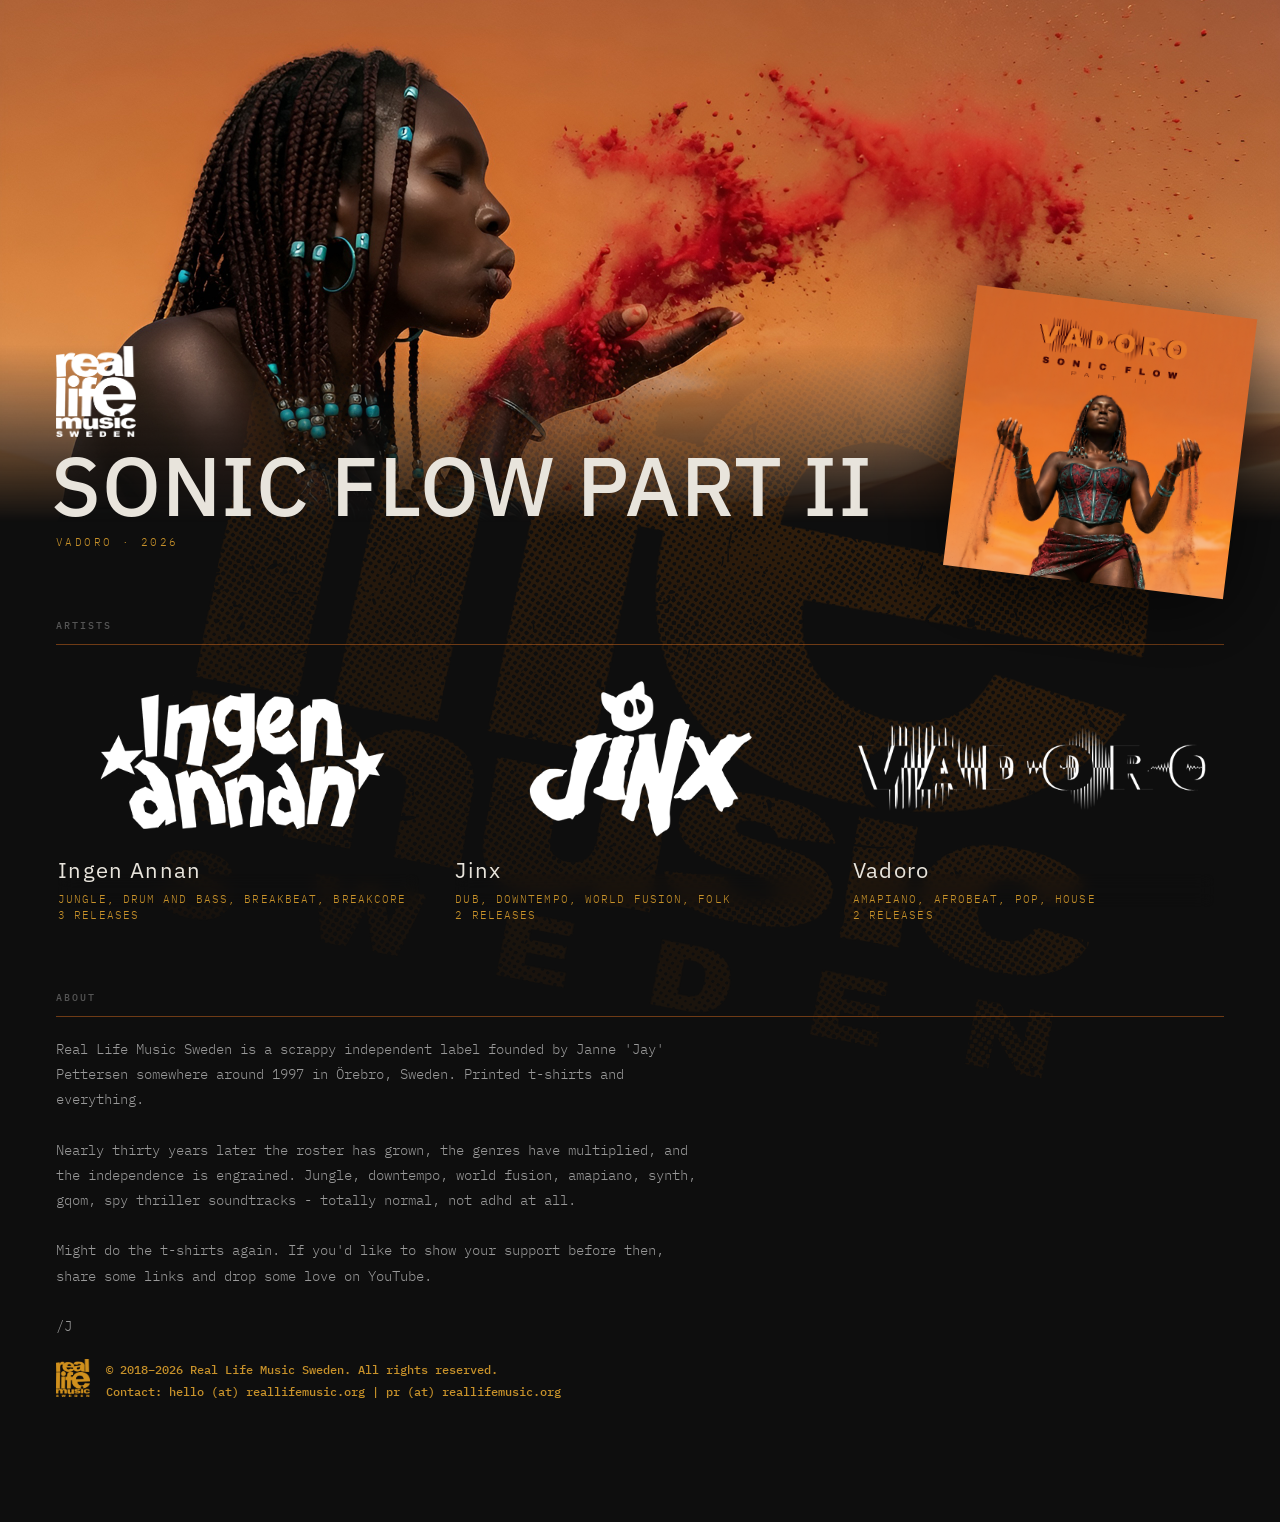
<file: index.html>
<!DOCTYPE html>
<html lang="en">
<head>
<meta charset="UTF-8">
<meta name="viewport" content="width=device-width, initial-scale=1.0">
<!-- Pins relative URLs to the site root. Required because SPA routes are deep
     (/release/x.html) — without it those pages resolve assets against their own
     path. Static on purpose: a script-assigned href lands too late for the
     browser's preload scanner, which is a race that 404s the stylesheets. -->
<base href="/">
<title>Real Life Music</title>
<link rel="preconnect" href="https://fonts.googleapis.com">
<link rel="preconnect" href="https://fonts.gstatic.com" crossorigin>
<link href="https://fonts.googleapis.com/css2?family=IBM+Plex+Mono:ital,wght@0,400;0,600;1,400;1,600&family=IBM+Plex+Sans:wdth,wght@75,100..700&display=swap" rel="stylesheet">
<link rel="stylesheet" type="text/css" href="assets/style.css">
<link rel="stylesheet" type="text/css" href="assets/cursed.css">
<script src="assets/cursed.js"> </script>

</head>
<body>

<!-- start page -->
<div id="page-home" class="page active">
  <div class="hero" id="hero" onclick="heroClick()">
    <!-- bg image: full bleed atmospheric, always present -->
    <div class="hero-bg" id="hero-bg"></div>
      <div class="hero-inner">
        <!-- text: bottom left -->
        <div class="hero-left">
          <img class="hero-logo" id="hero-logo" src="gfx/rlm_logo_main.png" alt="Real Life Music"/>
          <div class="hero-text" id="hero-text"></div>
        </div>
        <!-- cover: tilted, bleeds below -->
        <div class="hero-cover-wrap" id="hero-cover-wrap"></div>
      </div>
  </div>

  <div class="main">
    <div class="section-label">Artists</div>
    <div class="artists-grid" id="artists-grid"></div>

    <div class="section-label">About</div>
    <div class="about">
      <p class="about-text" id="about-text"></p>
    </div>
    <div class="footer">
      <img src="assets/rlm_orng.png" alt="Small RLMS logo" />
      <div>© 2018–2026 Real Life Music Sweden. All rights reserved.
      Contact: hello (at) reallifemusic.org | pr (at) reallifemusic.org</div>
    </div>
  </div>
</div>

<!-- artist page -->
<div id="page-artist" class="page">
  <div class="main">
    <div class="artist-page-hero" id="artist-hero"></div>
    <div class="section-label">Releases</div>
    <div class="releases-grid" id="artist-releases"></div>
    <div class="footer">
      <img src="assets/rlm_orng.png" alt="Small RLMS logo" />
      <div>© 2018–2026 Real Life Music Sweden. All rights reserved.
      Contact: hello (at) reallifemusic.org | pr (at) reallifemusic.org</div>
    </div>
  </div>
</div>

<!-- release page -->
<div id="page-release" class="page">
  <div class="main">
    <div class="release-page-layout" id="release-layout"></div>
  </div>
</div>

<!-- nav overlay -->
<div class="nav-overlay" id="nav-overlay">
  <div id="overlay-items"></div>
</div>

<!-- arrow symbol -->
<svg width="0" height="0" style="position:absolute">
  <defs>
    <symbol id="arrow" viewBox="0 0 48 48">
      <path d="M24 8 L38 22 L30 22 L30 30 L18 30 L18 22 L10 22 Z" fill="currentColor"/>
    </symbol>
  </defs>
</svg>

<!-- float pair -->
<div class="float-pair">
  <button class="float-btn" onclick="showHome()" title="Home">⌂</button>
  <button class="float-btn" onclick="openOverlay()" data-burger title="Menu">☰</button>
  <button class="float-btn float-btn-back" id="float-back" title="Back" style="display:none">
    <svg width="18" height="18" style="transform:rotate(270deg)"><use href="#arrow"/></svg>
  </button>
</div>

<script>
// ── editorial constants ──────────────────────────────────────────────────────
const ABOUT = 'Real Life Music Sweden is an independent label releasing music across Dub, Jungle, Amapiano, Downtempo, and beyond. Home of Jinx, Ingen Annan, and Vadoro.';

// ── helpers ──────────────────────────────────────────────────────────────────

const ROMAN = {ix:'9',viii:'8',vii:'7',vi:'6',iv:'4',iii:'3',ii:'2',v:'5',i:'1'};

function acro(str) {
  const words = str.trim().split(/\s+/);
  const last = words[words.length - 1].toLowerCase();
  if (ROMAN[last]) words[words.length - 1] = ROMAN[last];
  return words
    .map(w => w.replace(/[^a-zA-Z0-9]/g, ''))
    .filter(w => w.length > 0)
    .map(w => w[0])
    .join('')
    .toLowerCase();
}

// URL slug from a title: full words, diacritics folded (å→a), spaces→_, rest dropped.
// Used for artist and release route URLs; acro() stays for hero art only.
function slug(str) {
  return str
    .normalize('NFD').replace(/[̀-ͯ]/g, '')
    .toLowerCase()
    .replace(/\s+/g, '_')
    .replace(/[^a-z0-9_]/g, '')
    .replace(/_+/g, '_')
    .replace(/^_|_$/g, '');
}

// ── socials block — artist meta row, text only ───────────────────────────────
// accepts [{platform, url}], ["Name", …] or a bare string
function buildSocials(socials) {
  const wrap = document.createElement('div');
  wrap.className = 'artist-page-socials';

  const list = Array.isArray(socials) ? socials : [socials];
  list.forEach(entry => {
    const s = typeof entry === 'object' ? entry : { platform: entry, url: null };
    const a = document.createElement('a');
    a.className = 'social-link';
    a.textContent = s.platform;
    if (s.url) { a.href = s.url; a.target = '_blank'; a.rel = 'noopener'; }
    wrap.appendChild(a);
  });

  return wrap;
}

// ── streaming block — release page, logo above label ─────────────────────────
// "Apple Music" → assets/sl_apple_music.png
function streamingLogoSrc(platform) {
  return 'assets/sl_' + platform.toLowerCase().replace(/[^a-z0-9]+/g, '_') + '.png';
}

// accepts [{platform, url}] or a comma-separated string
function buildStreamingLinks(streaming) {
  const wrap = document.createElement('div');
  wrap.className = 'streaming-links';

  const list = Array.isArray(streaming)
    ? streaming
    : streaming.split(',').map(s => ({ platform: s.trim(), url: null }));

  list.forEach(entry => {
    const p = typeof entry === 'object' ? entry : { platform: entry, url: null };
    const a = document.createElement('a');
    a.className = 'streaming-link';
    if (p.url) { a.href = p.url; a.target = '_blank'; a.rel = 'noopener'; }

    const logo = document.createElement('img');
    logo.className = 'streaming-link-logo';
    logo.src = streamingLogoSrc(p.platform);
    logo.alt = '';
    logo.onerror = () => logo.remove(); // no logo file yet → label stands alone
    a.appendChild(logo);

    const label = document.createElement('span');
    label.className = 'streaming-link-label';
    label.textContent = p.platform;
    a.appendChild(label);

    wrap.appendChild(a);
  });

  return wrap;
}

// ── state ────────────────────────────────────────────────────────────────────
let DATA = null;

// The site is served at the server root both locally (dev/serve.py) and when
// published, so route URLs are built straight off "/".
const BASE_PATH = '/';

// ── boot ─────────────────────────────────────────────────────────────────────
async function boot() {
  document.getElementById('float-back').onclick = () => history.back();
  try {
    const r = await fetch('data.json');
    DATA = await r.json();
  } catch (e) {
    console.error('Could not load data.json', e);
    return;
  }
  renderHome();      // build home content once; stays hidden if we route elsewhere
  routeFromURL();    // show the page the current URL points at
}

// Read the path (minus BASE_PATH) and show the matching page. No pushState —
// used on first load and on popstate, where the URL is already correct.
function routeFromURL() {
  let path = location.pathname;
  if (path.startsWith(BASE_PATH)) path = path.slice(BASE_PATH.length);
  path = path.replace(/\.html$/, '');   // .html is decorative — strip before decoding
  const [kind, key] = path.split('/');

  if (kind === 'artist') {
    const a = (DATA.artists || []).find(x => slug(x.name) === key);
    if (a) { showArtist(a, false); return; }
  }
  if (kind === 'release') {
    const r = (DATA.releases || []).find(x => slug(x.name) === key);
    if (r) { showRelease(r, false); return; }
  }
  showHome(false);
}

// Browser back/forward: re-render for the new URL, never push.
window.addEventListener('popstate', routeFromURL);

// ── home ─────────────────────────────────────────────────────────────────────
function renderHome() {
  renderHero();
  renderArtistCards();
  document.getElementById('about-text').textContent = DATA.about || ABOUT;
}

function renderHero() {
  const release   = (DATA.releases || []).find(r => r.hero);
  const coverWrap = document.getElementById('hero-cover-wrap');
  const text      = document.getElementById('hero-text');
  const heroBg    = document.getElementById('hero-bg');

  coverWrap.innerHTML = '';
  text.innerHTML = '';

  if (!release) {
    text.innerHTML = '<div class="hero-empty">No featured release</div>';
    return;
  }
  heroBg.style.backgroundImage = 'url(gfx/hero_' +acro(release.name) + '.png)';

  // cover — tilted square, bleeds below hero
  if (release.image) {
    const img = document.createElement('img');
    img.src = release.image;
    img.className = 'hero-cover';
    img.alt = release.name;
    coverWrap.appendChild(img);
  } else {
    const ph = document.createElement('div');
    ph.className = 'hero-cover-placeholder';
    coverWrap.appendChild(ph);
  }

  // text — title + artist/year
  const title = document.createElement('div');
  title.className = 'hero-title';
  title.textContent = release.name;

  const sub = document.createElement('div');
  sub.className = 'hero-sub';
  const year = release.date ? release.date.slice(0, 4) : '';
  sub.textContent = [release.artist, year].filter(Boolean).join(' · ');

  text.appendChild(title);
  text.appendChild(sub);
}

function heroClick() {
  const release = (DATA.releases || []).find(r => r.hero);
  if (release) showRelease(release);
}

function renderArtistCards() {
  const grid = document.getElementById('artists-grid');
  grid.innerHTML = '';

  (DATA.artists || []).forEach(artist => {
    const card = document.createElement('div');
    card.className = 'artist-card';
    card.onclick = () => showArtist(artist);

    if (artist.logo) {
      const img = document.createElement('img');
      img.src = artist.logo;
      img.className = 'artist-card-logo';
      img.alt = artist.name;
      card.appendChild(img);
    } else {
      const ph = document.createElement('div');
      ph.className = 'artist-card-logo-placeholder';
      card.appendChild(ph);
    }

    const body = document.createElement('div');
    body.className = 'artist-card-body';

    const name = document.createElement('div');
    name.className = 'artist-card-name';
    name.textContent = artist.name;
    body.appendChild(name);

    if (artist.genres) {
      const genres = document.createElement('div');
      genres.className = 'artist-card-genres';
      genres.textContent = Array.isArray(artist.genres)
        ? artist.genres.join(', ')
        : artist.genres;
      body.appendChild(genres);
    }

    const n = (DATA.releases || []).filter(r => r.artist === artist.name).length;
    const rel_no = document.createElement('div');
    rel_no.className = 'artist-card-rel_no';
    rel_no.textContent = n + (n === 1 ? ' release' : ' releases');
    body.appendChild(rel_no);

    card.appendChild(body);
    grid.appendChild(card);
  });
}

// ── artist page ───────────────────────────────────────────────────────────────
function showArtist(artist, push = true) {
  setPage('page-artist');
  setBack(true);
  if (push) history.pushState(null, '', BASE_PATH + 'artist/' + slug(artist.name) + '.html');

  const hero = document.getElementById('artist-hero');
  hero.innerHTML = '';

  if (artist.image) {
    const img = document.createElement('img');
    img.src = artist.image;
    img.className = 'artist-page-img';
    img.alt = artist.name;
    hero.appendChild(img);
  } else {
    const ph = document.createElement('div');
    ph.className = 'artist-page-img-placeholder';
    hero.appendChild(ph);
  }

  const info = document.createElement('div');
  info.className = 'artist-page-info';

  const name = document.createElement('div');
  name.className = 'artist-page-name';
  name.textContent = artist.name;
  info.appendChild(name);

  // meta row: genres left, socials right
  const metaRow = document.createElement('div');
  metaRow.className = 'artist-page-meta-row';

  const genres = document.createElement('div');
  genres.className = 'artist-page-genres';
  genres.textContent = artist.genres
    ? (Array.isArray(artist.genres) ? artist.genres.join(', ') : artist.genres)
    : '';
  metaRow.appendChild(genres);

  if (artist.socials && artist.socials.length) {
    metaRow.appendChild(buildSocials(artist.socials));
  }

  info.appendChild(metaRow);

  if (artist.bio) {
    const bio = document.createElement('p');
    bio.className = 'artist-page-bio';
    bio.textContent = artist.bio;
    info.appendChild(bio);
  }

  hero.appendChild(info);

  // releases for this artist
  const relGrid = document.getElementById('artist-releases');
  relGrid.innerHTML = '';
  const artistReleases = (DATA.releases || [])
    .filter(r => r.artist === artist.name)
    .sort((a, b) => new Date(b.date) - new Date(a.date));

  artistReleases.forEach(rel => {
    const card = document.createElement('div');
    card.className = 'release-card';
    card.onclick = () => showRelease(rel);

    if (rel.image) {
      const img = document.createElement('img');
      img.src = rel.image;
      img.className = 'release-card-img';
      img.alt = rel.name;
      card.appendChild(img);
    } else {
      const ph = document.createElement('div');
      ph.className = 'release-card-img';
      card.appendChild(ph);
    }

    const body = document.createElement('div');
    body.className = 'release-card-body';

    const rname = document.createElement('div');
    rname.className = 'release-card-name';
    rname.textContent = rel.name;
    body.appendChild(rname);

    const meta = document.createElement('div');
    meta.className = 'release-card-meta';
    const year = rel.date ? rel.date.slice(0, 4) : '';
    meta.textContent = [rel.type, year].filter(Boolean).join(' · ');
    body.appendChild(meta);

    card.appendChild(body);
    relGrid.appendChild(card);
  });

  window.scrollTo(0, 0);
}

// ── release page ──────────────────────────────────────────────────────────────
const RELEASE_BLURB_TEMP = "This release has no description yet. It's probably just SO good that it's hard to put into words.";

function showRelease(release, push = true) {
  setPage('page-release');
  setBack(true);
  if (push) history.pushState(null, '', BASE_PATH + 'release/' + slug(release.name) + '.html');

  const layout = document.getElementById('release-layout');
  layout.innerHTML = '';

  // artwork
  if (release.image) {
    const img = document.createElement('img');
    img.src = release.image;
    img.className = 'release-page-img';
    img.alt = release.name;
    layout.appendChild(img);
  } else {
    const ph = document.createElement('div');
    ph.className = 'release-page-img-placeholder';
    layout.appendChild(ph);
  }

  const info = document.createElement('div');
  info.className = 'release-page-info';

  // title
  const title = document.createElement('div');
  title.className = 'release-page-title';
  title.textContent = release.name;
  info.appendChild(title);

  // meta row: artist · year · type on left, streaming buttons on right
  const metaRow = document.createElement('div');
  metaRow.className = 'release-page-meta-row';

  const metaLeft = document.createElement('div');
  metaLeft.className = 'release-page-meta-left';

  if (release.artist) {
    const artistEl = document.createElement('span');
    artistEl.className = 'release-page-artist';
    artistEl.textContent = release.artist;
    artistEl.onclick = () => {
      const a = (DATA.artists || []).find(x => x.name === release.artist);
      if (a) showArtist(a);
    };
    metaLeft.appendChild(artistEl);
  }

  [release.date ? release.date.slice(0, 4) : null, release.type].forEach(bit => {
    if (!bit) return;
    const span = document.createElement('span');
    span.className = 'release-page-metabit';
    span.textContent = bit;
    metaLeft.appendChild(span);
  });

  metaRow.appendChild(metaLeft);
  info.appendChild(metaRow);

  // blurb
  const desc = document.createElement('p');
  desc.className = 'release-page-blurb';
  desc.id = acro(release.name) + '_blurb';
  desc.textContent = release.blurb || RELEASE_BLURB_TEMP;
  info.appendChild(desc);

  // streaming — below blurb
  if (release.streaming) {
    const streamLabel = document.createElement('div');
    streamLabel.className = 'section-label streaming-label';
    streamLabel.textContent = 'Stream now';
    info.appendChild(streamLabel);

    info.appendChild(buildStreamingLinks(release.streaming));
  }
  const footer = document.createElement('div');
  footer.className = 'footer';
  footer.innerHTML = `
    <img src="assets/rlm_orng.png" alt="Small RLMS logo">
    <div>© 2018–2026 Real Life Music Sweden. All rights reserved.
    Contact: hello (at) reallifemusic.org | pr (at) reallifemusic.org</div>
  `;
  info.appendChild(footer);

  layout.appendChild(info);

  window.scrollTo(0, 0);
  cursedInit('iam_blurb', 'Kill it with fire!');
}

// ── nav overlay ───────────────────────────────────────────────────────────────
function openOverlay() {
  const overlay = document.getElementById('nav-overlay');
  const items   = document.getElementById('overlay-items');
  items.innerHTML = '';

  // home
  const home = document.createElement('div');
  home.className = 'nav-overlay-item';
  home.textContent = 'Home';
  home.onclick = () => { closeOverlay(); showHome(); };
  items.appendChild(home);

  // one item per artist
  (DATA.artists || []).forEach(artist => {
    const item = document.createElement('div');
    item.className = 'nav-overlay-item';
    item.textContent = artist.name;
    item.onclick = () => { closeOverlay(); showArtist(artist); };
    items.appendChild(item);
  });

  overlay.classList.add('open');

  // close on outside click
  setTimeout(() => {
    document.addEventListener('click', outsideClose);
  }, 0);
}

function outsideClose(e) {
  const overlay = document.getElementById('nav-overlay');
  const burger  = document.querySelector('.float-btn[data-burger]');
  if (!overlay.contains(e.target) && e.target !== burger) {
    closeOverlay();
  }
}

function closeOverlay() {
  document.getElementById('nav-overlay').classList.remove('open');
  document.removeEventListener('click', outsideClose);
}

// ── routing ───────────────────────────────────────────────────────────────────
function setPage(id) {
  document.querySelectorAll('.page').forEach(p => p.classList.remove('active'));
  document.getElementById(id).classList.add('active');
}

function setBack(show) {
  document.getElementById('float-back').style.display = show ? '' : 'none';
}

function showHome(push = true) {
  setPage('page-home');
  setBack(false);
  if (push) history.pushState(null, '', BASE_PATH);
  window.scrollTo(0, 0);
}

// ── go ────────────────────────────────────────────────────────────────────────
boot();
</script>
</body>
</html>
</file>
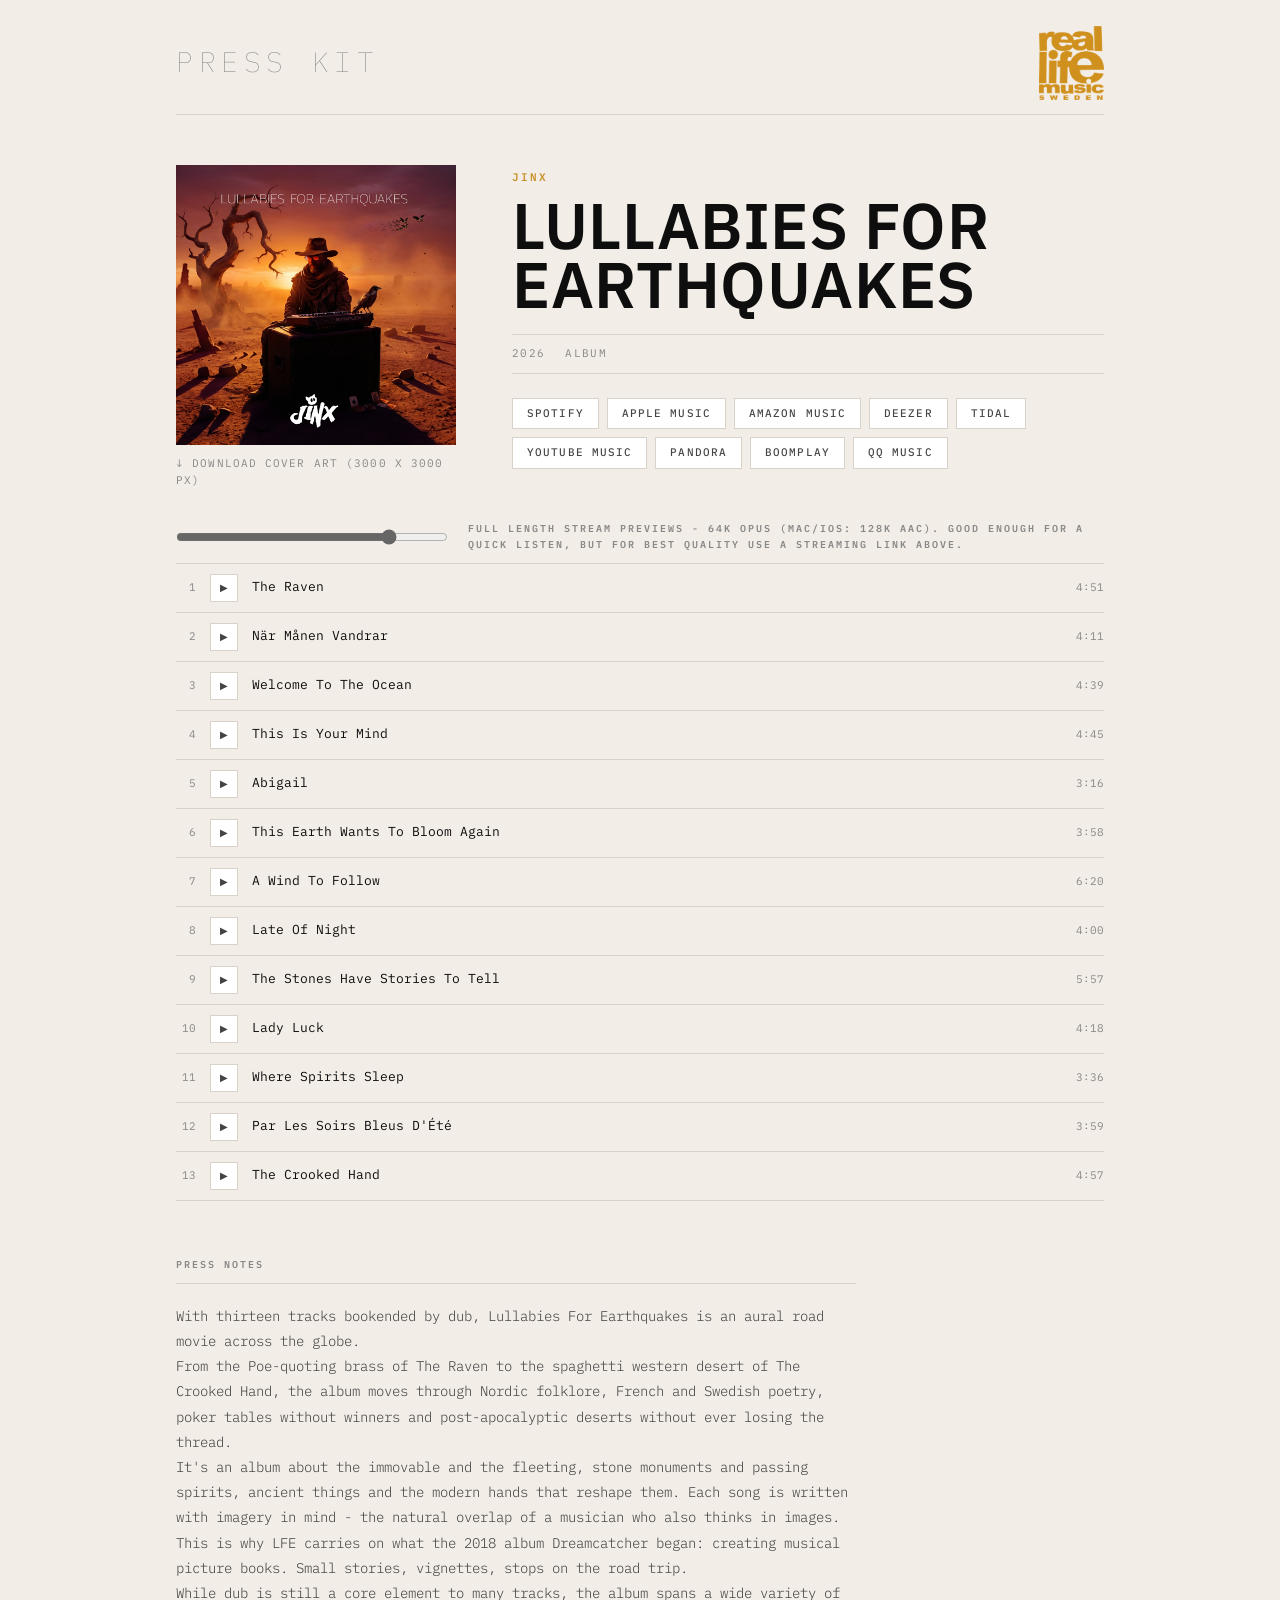
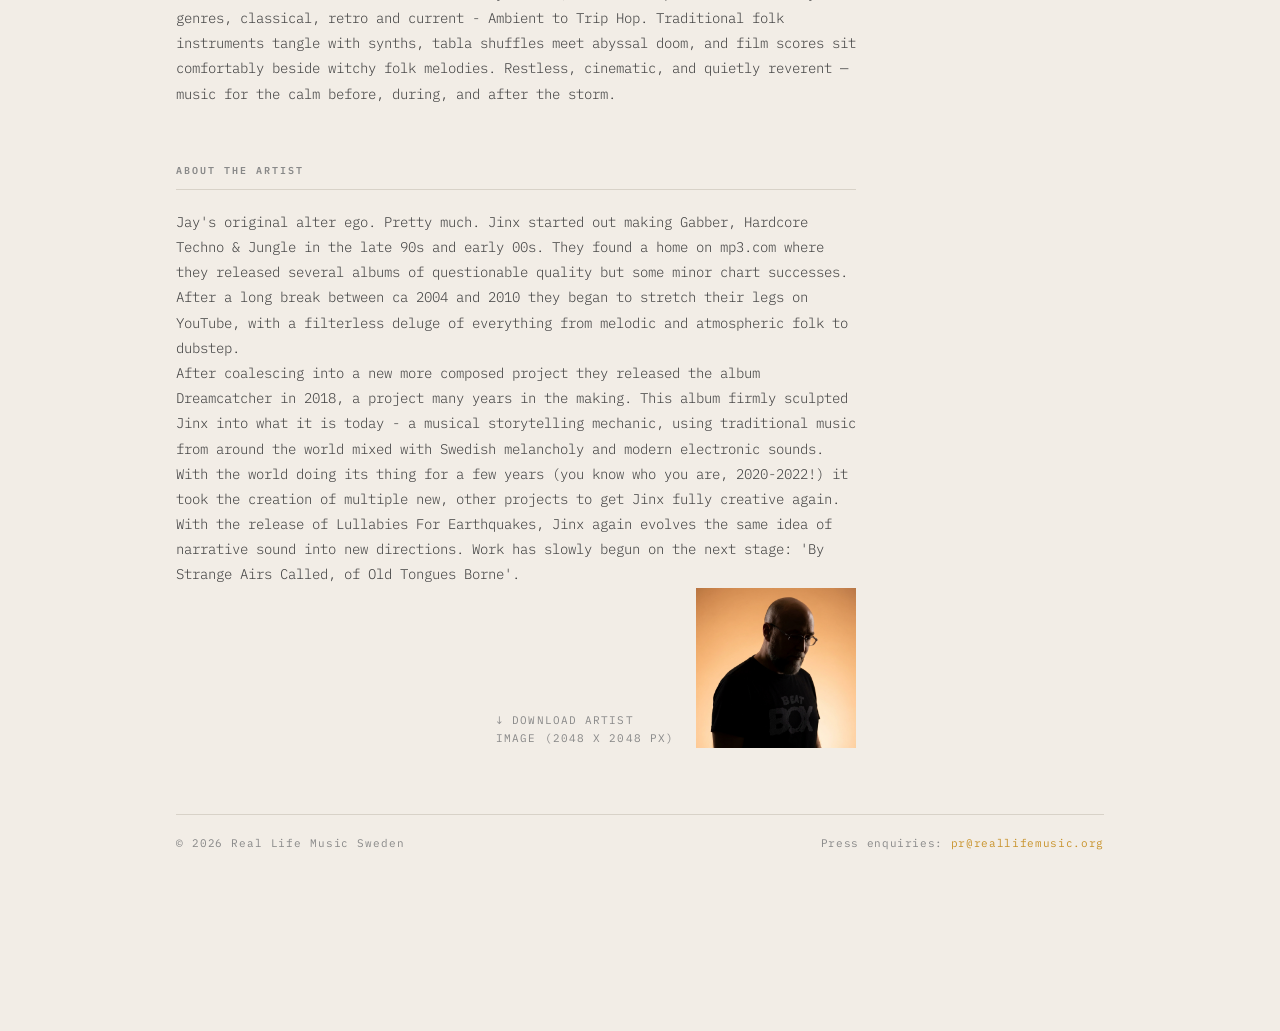
<file: press/release-825d675f.html>
<!DOCTYPE html>
<html lang="en">
<head>
<meta charset="UTF-8">
<meta name="viewport" content="width=device-width, initial-scale=1.0">
<title>Jinx — Lullabies For Earthquakes — Real Life Music Press</title>
<meta name="robots" content="noindex">
<link rel="stylesheet" href="assets/style.css">
</head>
<body>

<div class="press-wrap">

  <header class="press-header">
    <span class="press-label">Press Kit</span>
    <a class="press-logo" href="https://reallifemusic.org"><img src="gfx/rlm_orng.png" alt="Visit the Real Life Music Sweden website"></a>
  </header>

  <section class="release-hero">
    <div>
      <img class="release-cover" src="gfx/825d675f-cover.png" alt="Lullabies For Earthquakes">
      <a class="release-cover-dl" href="gfx/825d675f-cover.png" download>↓ Download cover art  (3000 x 3000 px)</a>
    </div>
    <div class="release-info">
      <div class="release-artist">Jinx</div>
      <div class="release-title">Lullabies For Earthquakes</div>
      <div class="release-meta">
        <span class="release-metabit">2026</span>
        <span class="release-metabit">Album</span>
      </div>
    <div class="streaming-links">
      <a class="streaming-link" href="https://open.spotify.com/album/7HUYFyBqfFN9HshqXboacF" target="_blank" rel="noopener">Spotify</a>
      <a class="streaming-link" href="https://music.apple.com/us/album/lullabies-for-earthquakes/6780841839" target="_blank" rel="noopener">Apple Music</a>
      <a class="streaming-link" href="https://music.amazon.com/albums/B0H5KFDRLR" target="_blank" rel="noopener">Amazon Music</a>
      <a class="streaming-link" href="https://www.deezer.com/album/1006890001" target="_blank" rel="noopener">Deezer</a>
      <a class="streaming-link" href="https://tidal.com/browse/album/533914888" target="_blank" rel="noopener">Tidal</a>
      <a class="streaming-link" href="https://music.youtube.com/playlist?list=OLAK5uy_lRdi9mmFbbgiQzVV77QtdFDpA5VJYVmpo" target="_blank" rel="noopener">YouTube Music</a>
      <a class="streaming-link" href="https://www.pandora.com/AL:67484145" target="_blank" rel="noopener">Pandora</a>
      <a class="streaming-link" href="https://www.boomplay.com/albums/133720962" target="_blank" rel="noopener">Boomplay</a>
      <a class="streaming-link" href="https://y.qq.com/n/ryqq_v2/albumDetail/94826608" target="_blank" rel="noopener">QQ Music</a>
    </div>
    </div>
  </section>

  <section class="tracklist">
    <div class="tracklist-header">
      <div class="player-volume-wrap"><input type="range" id="player-volume" min="0" max="1" step="0.01" value="0.8" aria-label="Volume"></div>
      <div class="tracklist-label">Full length stream previews - 64k Opus (Mac/iOS: 128k AAC). Good enough for a quick listen, but for best quality use a streaming link above.</div>
    </div>
    <div class="track-row" id="track-row-0">
      <span class="track-num">1</span>
      <button class="track-play-btn" id="track-btn-0">▶</button>
      <span class="track-name">The Raven</span>
      <span class="track-duration" id="track-dur-0">4:51</span>
    </div>
    <div class="track-row" id="track-row-1">
      <span class="track-num">2</span>
      <button class="track-play-btn" id="track-btn-1">▶</button>
      <span class="track-name">När Månen Vandrar</span>
      <span class="track-duration" id="track-dur-1">4:11</span>
    </div>
    <div class="track-row" id="track-row-2">
      <span class="track-num">3</span>
      <button class="track-play-btn" id="track-btn-2">▶</button>
      <span class="track-name">Welcome To The Ocean</span>
      <span class="track-duration" id="track-dur-2">4:39</span>
    </div>
    <div class="track-row" id="track-row-3">
      <span class="track-num">4</span>
      <button class="track-play-btn" id="track-btn-3">▶</button>
      <span class="track-name">This Is Your Mind</span>
      <span class="track-duration" id="track-dur-3">4:45</span>
    </div>
    <div class="track-row" id="track-row-4">
      <span class="track-num">5</span>
      <button class="track-play-btn" id="track-btn-4">▶</button>
      <span class="track-name">Abigail</span>
      <span class="track-duration" id="track-dur-4">3:16</span>
    </div>
    <div class="track-row" id="track-row-5">
      <span class="track-num">6</span>
      <button class="track-play-btn" id="track-btn-5">▶</button>
      <span class="track-name">This Earth Wants To Bloom Again</span>
      <span class="track-duration" id="track-dur-5">3:58</span>
    </div>
    <div class="track-row" id="track-row-6">
      <span class="track-num">7</span>
      <button class="track-play-btn" id="track-btn-6">▶</button>
      <span class="track-name">A Wind To Follow</span>
      <span class="track-duration" id="track-dur-6">6:20</span>
    </div>
    <div class="track-row" id="track-row-7">
      <span class="track-num">8</span>
      <button class="track-play-btn" id="track-btn-7">▶</button>
      <span class="track-name">Late Of Night</span>
      <span class="track-duration" id="track-dur-7">4:00</span>
    </div>
    <div class="track-row" id="track-row-8">
      <span class="track-num">9</span>
      <button class="track-play-btn" id="track-btn-8">▶</button>
      <span class="track-name">The Stones Have Stories To Tell</span>
      <span class="track-duration" id="track-dur-8">5:57</span>
    </div>
    <div class="track-row" id="track-row-9">
      <span class="track-num">10</span>
      <button class="track-play-btn" id="track-btn-9">▶</button>
      <span class="track-name">Lady Luck</span>
      <span class="track-duration" id="track-dur-9">4:18</span>
    </div>
    <div class="track-row" id="track-row-10">
      <span class="track-num">11</span>
      <button class="track-play-btn" id="track-btn-10">▶</button>
      <span class="track-name">Where Spirits Sleep</span>
      <span class="track-duration" id="track-dur-10">3:36</span>
    </div>
    <div class="track-row" id="track-row-11">
      <span class="track-num">12</span>
      <button class="track-play-btn" id="track-btn-11">▶</button>
      <span class="track-name">Par Les Soirs Bleus D&#x27;Été</span>
      <span class="track-duration" id="track-dur-11">3:59</span>
    </div>
    <div class="track-row" id="track-row-12">
      <span class="track-num">13</span>
      <button class="track-play-btn" id="track-btn-12">▶</button>
      <span class="track-name">The Crooked Hand</span>
      <span class="track-duration" id="track-dur-12">4:57</span>
    </div>
  </section>

  <section class="text-block">
    <div class="section-label">Press Notes</div>
    <p>With thirteen tracks bookended by dub, Lullabies For Earthquakes is an aural road movie across the globe.</p>
    <p>From the Poe-quoting brass of The Raven to the spaghetti western desert of The Crooked Hand, the album moves through Nordic folklore, French and Swedish poetry, poker tables without winners and post-apocalyptic deserts without ever losing the thread.</p>
    <p>It&#x27;s an album about the immovable and the fleeting, stone monuments and passing spirits, ancient things and the modern hands that reshape them. Each song is written with imagery in mind - the natural overlap of a musician who also thinks in images. This is why LFE carries on what the 2018 album Dreamcatcher began: creating musical picture books. Small stories, vignettes, stops on the road trip.</p>
    <p>While dub is still a core element to many tracks, the album spans a wide variety of genres, classical, retro and current - Ambient to Trip Hop. Traditional folk instruments tangle with synths, tabla shuffles meet abyssal doom, and film scores sit comfortably beside witchy folk melodies. Restless, cinematic, and quietly reverent — music for the calm before, during, and after the storm.</p>
  </section>
  <section class="text-block">
    <div class="section-label">About the Artist</div>
    <p>Jay&#x27;s original alter ego. Pretty much. Jinx started out making Gabber, Hardcore Techno &amp; Jungle in the late 90s and early 00s. They found a home on mp3.com where they released several albums of questionable quality but some minor chart successes.</p>
    <p>After a long break between ca 2004 and 2010 they began to stretch their legs on YouTube, with a filterless deluge of everything from melodic and atmospheric folk to dubstep.</p>
    <p>After coalescing into a new more composed project they released the album Dreamcatcher in 2018, a project many years in the making. This album firmly sculpted Jinx into what it is today - a musical storytelling mechanic, using traditional music from around the world mixed with Swedish melancholy and modern electronic sounds. With the world doing its thing for a few years (you know who you are, 2020-2022!) it took the creation of multiple new, other projects to get Jinx fully creative again.</p>
    <p>With the release of Lullabies For Earthquakes, Jinx again evolves the same idea of narrative sound into new directions. Work has slowly begun on the next stage: &#x27;By Strange Airs Called, of Old Tongues Borne&#x27;.</p>
    <div class="artist-image-wrap">
      <img class="artist-image" src="gfx/jinx_artist_image.png" alt="Jinx artist image">
      <a class="artist-image-dl" href="gfx/jinx_artist_image_L.png" download>↓ Download artist image (2048 x 2048 px)</a>
    </div>
  </section>

  <footer class="press-footer">
    <span class="press-footer-label">© 2026 Real Life Music Sweden</span>
    <span class="press-contact">Press enquiries: <a href="mailto:pr@reallifemusic.org">pr@reallifemusic.org</a></span>
  </footer>

</div>

<div class="player-bar" id="player-bar">
  <span class="player-track-name" id="player-track-name"></span>
  <div class="player-controls">
    <button class="player-btn" id="player-play">▶</button>
  </div>
  <div class="player-scrubber-wrap">
    <span class="player-time player-time-cur" id="player-time-cur">0:00</span>
    <div class="player-scrubber" id="player-scrubber">
      <div class="player-scrubber-fill" id="player-fill"></div>
    </div>
    <span class="player-time player-time-total" id="player-time-total">—</span>
  </div>
</div>

<script src="assets/press.js"></script>
<script>
pressPlayer.init([
  { rowEl: document.getElementById('track-row-0'), btnEl: document.getElementById('track-btn-0'), durationEl: document.getElementById('track-dur-0'), name: 'The Raven', opusUrl: 'https://media.reallifemusic.org/release-825d675f/d59d01ba92214c2d8f95700e68fc6005.opus', m4aUrl: 'https://media.reallifemusic.org/release-825d675f/d59d01ba92214c2d8f95700e68fc6005.m4a' },
  { rowEl: document.getElementById('track-row-1'), btnEl: document.getElementById('track-btn-1'), durationEl: document.getElementById('track-dur-1'), name: 'När Månen Vandrar', opusUrl: 'https://media.reallifemusic.org/release-825d675f/6a5f03a86e084cf3b350b42f2d098b5e.opus', m4aUrl: 'https://media.reallifemusic.org/release-825d675f/6a5f03a86e084cf3b350b42f2d098b5e.m4a' },
  { rowEl: document.getElementById('track-row-2'), btnEl: document.getElementById('track-btn-2'), durationEl: document.getElementById('track-dur-2'), name: 'Welcome To The Ocean', opusUrl: 'https://media.reallifemusic.org/release-825d675f/d37c31d0e4db491f97c631469bc24598.opus', m4aUrl: 'https://media.reallifemusic.org/release-825d675f/d37c31d0e4db491f97c631469bc24598.m4a' },
  { rowEl: document.getElementById('track-row-3'), btnEl: document.getElementById('track-btn-3'), durationEl: document.getElementById('track-dur-3'), name: 'This Is Your Mind', opusUrl: 'https://media.reallifemusic.org/release-825d675f/75c75315197b4d18a3c94cf61ab4a4e4.opus', m4aUrl: 'https://media.reallifemusic.org/release-825d675f/75c75315197b4d18a3c94cf61ab4a4e4.m4a' },
  { rowEl: document.getElementById('track-row-4'), btnEl: document.getElementById('track-btn-4'), durationEl: document.getElementById('track-dur-4'), name: 'Abigail', opusUrl: 'https://media.reallifemusic.org/release-825d675f/6b3ea656db7d44e29aa8db0fe2478912.opus', m4aUrl: 'https://media.reallifemusic.org/release-825d675f/6b3ea656db7d44e29aa8db0fe2478912.m4a' },
  { rowEl: document.getElementById('track-row-5'), btnEl: document.getElementById('track-btn-5'), durationEl: document.getElementById('track-dur-5'), name: 'This Earth Wants To Bloom Again', opusUrl: 'https://media.reallifemusic.org/release-825d675f/771a41de6b264c61b7ee25e64e834abe.opus', m4aUrl: 'https://media.reallifemusic.org/release-825d675f/771a41de6b264c61b7ee25e64e834abe.m4a' },
  { rowEl: document.getElementById('track-row-6'), btnEl: document.getElementById('track-btn-6'), durationEl: document.getElementById('track-dur-6'), name: 'A Wind To Follow', opusUrl: 'https://media.reallifemusic.org/release-825d675f/38a5bfa27bdd46a589fe8baac76e28dc.opus', m4aUrl: 'https://media.reallifemusic.org/release-825d675f/38a5bfa27bdd46a589fe8baac76e28dc.m4a' },
  { rowEl: document.getElementById('track-row-7'), btnEl: document.getElementById('track-btn-7'), durationEl: document.getElementById('track-dur-7'), name: 'Late Of Night', opusUrl: 'https://media.reallifemusic.org/release-825d675f/40887600abc341229fe47775536d97da.opus', m4aUrl: 'https://media.reallifemusic.org/release-825d675f/40887600abc341229fe47775536d97da.m4a' },
  { rowEl: document.getElementById('track-row-8'), btnEl: document.getElementById('track-btn-8'), durationEl: document.getElementById('track-dur-8'), name: 'The Stones Have Stories To Tell', opusUrl: 'https://media.reallifemusic.org/release-825d675f/858712d0436d4a1cb52c37ea42c8034a.opus', m4aUrl: 'https://media.reallifemusic.org/release-825d675f/858712d0436d4a1cb52c37ea42c8034a.m4a' },
  { rowEl: document.getElementById('track-row-9'), btnEl: document.getElementById('track-btn-9'), durationEl: document.getElementById('track-dur-9'), name: 'Lady Luck', opusUrl: 'https://media.reallifemusic.org/release-825d675f/b56f9a14ce2a47ff87725863379942a4.opus', m4aUrl: 'https://media.reallifemusic.org/release-825d675f/b56f9a14ce2a47ff87725863379942a4.m4a' },
  { rowEl: document.getElementById('track-row-10'), btnEl: document.getElementById('track-btn-10'), durationEl: document.getElementById('track-dur-10'), name: 'Where Spirits Sleep', opusUrl: 'https://media.reallifemusic.org/release-825d675f/49bf09a0a5be449b89ac07799952b499.opus', m4aUrl: 'https://media.reallifemusic.org/release-825d675f/49bf09a0a5be449b89ac07799952b499.m4a' },
  { rowEl: document.getElementById('track-row-11'), btnEl: document.getElementById('track-btn-11'), durationEl: document.getElementById('track-dur-11'), name: 'Par Les Soirs Bleus D\'Été', opusUrl: 'https://media.reallifemusic.org/release-825d675f/3e981197bd4a44099a31e3617fd3248e.opus', m4aUrl: 'https://media.reallifemusic.org/release-825d675f/3e981197bd4a44099a31e3617fd3248e.m4a' },
  { rowEl: document.getElementById('track-row-12'), btnEl: document.getElementById('track-btn-12'), durationEl: document.getElementById('track-dur-12'), name: 'The Crooked Hand', opusUrl: 'https://media.reallifemusic.org/release-825d675f/cde77f39aa904c69bf3a2e7a93ad169f.opus', m4aUrl: 'https://media.reallifemusic.org/release-825d675f/cde77f39aa904c69bf3a2e7a93ad169f.m4a' },
]);
</script>
</body>
</html>
</file>
<file: assets/style.css>
*, *::before, *::after { box-sizing: border-box; margin: 0; padding: 0; }

:root {
  --bg:        #0e0e0e;
  --surface:   #1a1a1a;
  --border:    rgba(208,104,29,0.5);
  --dborder:    rgba(208,104,29,0.2);
  --tborder:    rgba(0,0,0,0);
  --gold:      #c8922a;
  --gold-dim:  #6b4e16;
  --text:      #e8e4dc;
  --text2:     #999;
  --text3:     #555;
  --font-disp: 'IBM Plex Sans', sans-serif;
  --font-body: 'IBM Plex Mono', sans-serif;
}

html, body {
  background: var(--bg);
  color: var(--text);
  font-family: var(--font-body);
  font-size: 14px;
  line-height: 1.6;
  min-height: 100vh;
}

body {
  background-image: url(/gfx/rlmgbg.png);
  background-repeat: no-repeat;
  background-position: top 0 right 25%;
  background-attachment: fixed;
}

/* ── hero ── */
.hero {
  position: relative;
  height: 58vh;
  min-height: 400px;
  overflow: visible;
  cursor: pointer;
  max-width: 1280px;
  margin: 0 auto;
}
/* background-image is set by renderHero() */
.hero-bg {
  position: absolute;
  width: 100%;
  height: 100%;
  background-size: cover;
  background-position: center;
  -webkit-mask-image: linear-gradient(to bottom, black 66%, transparent 100%);
  mask-image: linear-gradient(to bottom, black 66%, transparent 100%);
}

/* inner layout: text left, cover right, max 1280px centered */
.hero-inner {
  position: absolute;
  inset: 0;
  max-width: 1280px;
  margin: 0 auto;
  padding: 0 56px;
  display: flex;
  align-items: flex-end;
  justify-content: space-between;
  gap: 48px;
}

.hero-left {
  display: flex;
  flex-direction: column;
  align-items: flex-start;
  justify-content: flex-end;
  gap: 16px;
  flex: 1;
  min-width: 0;
  top: 30px;
  position: relative;
}

.hero-logo {
  max-width: 80px;
  object-fit: scale-down;
}

/* text block — remove padding-bottom, now on the wrapper */
.hero-text {
  padding-bottom: 0;
  flex: none;
  min-width: 0;
}
.hero-title {
  font-family: var(--font-disp);
  font-size: clamp(52px, 6.5vw, 96px);
  font-weight: 500;
  letter-spacing: 0.01em;
  line-height: 0.9;
  color: var(--text);
  text-transform: uppercase;
  margin:-5px 0 0 -5px;
}
.hero-sub {
  font-size: 11px;
  font-weight: 300;
  letter-spacing: 0.22em;
  text-transform: uppercase;
  color: var(--gold);
  margin-top: 12px;
}
/* cover — tilted, bleeds below hero */
.hero-cover-wrap {
  flex-shrink: 0;
  width: clamp(250px, 22vw, 500px);
  /* push it so bottom edge sits ~60px below hero bottom */
  margin-bottom: -60px;
  transform: rotate(7deg);
  transform-origin: bottom center;
  filter: drop-shadow(0 16px 40px rgba(0,0,0,0.7));
  z-index: 2;
  position: relative;
}
.hero-cover {
  width: 100%;
  aspect-ratio: 1;
  object-fit: cover;
  display: block;
}
.hero-cover-placeholder {
  width: 100%;
  aspect-ratio: 1;
  background: var(--border);
}
.hero-empty {
  display: flex;
  align-items: center;
  justify-content: center;
  height: 100%;
  color: var(--text3);
  font-size: 12px;
  letter-spacing: 0.1em;
  text-transform: uppercase;
}

/* ── main content ── */
.main {
  max-width: 1280px;
  margin: 0 auto;
  padding: 96px 56px 120px;
}

/* ── section labels ── */
.section-label {
  font-size: 10px;
  font-weight: 500;
  letter-spacing: 0.2em;
  text-transform: uppercase;
  color: var(--text3);
  margin-bottom: 20px;
  padding-bottom: 10px;
  border-bottom: 1px solid var(--border);
}

/* ── artist cards ── */
.artists-grid {
  display: grid;
  grid-template-columns: repeat(3, 1fr);
  gap: 24px;
  margin-bottom: 64px;
}
.artist-card {
  border: 2px solid var(--tborder);
  /* background: var(--surface); */
  cursor: pointer;
}

.artist-card-logo {
  width: 100%;
  aspect-ratio: auto;
  object-fit:scale-down;
  display: block;
  transition: transform 0.3s ease-in-out;
  transform-origin: center center; /* Zooms evenly from the center */
}
.artist-card:hover .artist-card-logo { transform: scale(1.1); }
.artist-card-logo-placeholder {
  width: 100%;
  aspect-ratio: auto;
  display: flex;
  align-items: center;
  justify-content: center;
}
.artist-card-body {
  position:relative;
  z-index: 0;
}
.artist-card-body::before {
  background-color: var(--tborder);
  content: "";
  position: absolute;
  /* Shrinks the background 10px inward from all sides */
  inset: 22px 8px 17px 0px; 
  backdrop-filter: blur(8px); /* Optional: extra soft misting behind */
  border-radius: 8px;
  box-shadow: 0 0 15px 12px var(--tborder);
  z-index: -1;
  transition: background-color 0.4s ease-in-out, box-shadow 0.4s ease-in-out;
}
.artist-card:hover .artist-card-body::before {
  background-color: var(--dborder); /* Box fill color or glass effect */
  backdrop-filter: blur(8px); /* Optional: extra soft misting behind */
  box-shadow: 0 0 15px 12px var(--dborder);
}

.artist-card-name {
  font-family: var(--font-disp);
  font-size: 22px;
  letter-spacing: 0.06em;
  color: var(--text);
  margin-bottom: 4px;
}
.artist-card-genres, .artist-card-rel_no {
  font-size: 11px;
  font-weight: 300;
  letter-spacing: 0.1em;
  text-transform: uppercase;
  color: var(--gold);
  line-height: 1.5;
}

/* ── about ── */
.about, .footer {
  max-width: 640px;
}
.about-text, .footer {
  font-size: 14px;
  font-weight: 300;
  line-height: 1.8;
  color: var(--text2);
  white-space: pre-line;
}
.footer {
  display: flex;
  font-size: 12px;
  font-weight: 500;
  color: var(--gold);
  align-items: flex-start;
  margin-top: 20px;
}
.footer img {
  height: 38px;
  float:left;
  margin-right:16px;
}


/* ── float pair ── */
.float-pair {
  position: fixed;
  left: max(-56px, calc((100vw - 1280px) / 2 + -56px));
  top: 24px;
  display: flex;
  flex-direction: column;
  gap: 6px;
  z-index: 100;
}
.float-btn {
  width: 36px;
  height: 36px;
  background: var(--surface);
  border: 1px solid var(--border);
  color: var(--text2);
  display: flex;
  align-items: center;
  justify-content: center;
  font-size: 16px;
  cursor: pointer;
  transition: border-color 0.15s, color 0.15s;
}
.float-btn:hover { border-color: var(--gold-dim); color: var(--gold); }
.float-btn-back { color: var(--gold); border-color: var(--gold-dim); }
.float-btn-back:hover { color: var(--text); border-color: var(--border); }

/* ── nav overlay — dropdown from float pair ── */
.nav-overlay {
  position: fixed;
  left: max(-56px, calc((100vw - 1280px) / 2 + -56px));
  top: 102px; /* below the two buttons: 24px top + 36+6+36px buttons + gap */
  background: var(--surface);
  border: 1px solid var(--border);
  z-index: 200;
  display: none;
  flex-direction: column;
  min-width: 160px;
}
.nav-overlay.open { display: flex; }
.nav-overlay-item {
  font-family: var(--font-disp);
  font-size: 20px;
  letter-spacing: 0.08em;
  color: var(--text2);
  cursor: pointer;
  transition: color 0.15s, background 0.15s;
  text-transform: uppercase;
  padding: 10px 18px;
  border-bottom: 1px solid var(--border);
}
.nav-overlay-item:last-child { border-bottom: none; }
.nav-overlay-item:hover { color: var(--gold); background: var(--bg); }

/* ── sub-pages ── */
.page { display: none; }
.page.active { display: block; }

/* artist page */
.artist-page-hero {
  display: flex;
  gap: 40px;
  align-items: flex-start;
  margin-bottom: 48px;
}
.artist-page-img {
  width: 200px;
  height: 200px;
  object-fit: cover;
  flex-shrink: 0;
  background: var(--border);
}
.artist-page-img-placeholder {
  width: 200px;
  height: 200px;
  background: var(--border);
  flex-shrink: 0;
}
.artist-page-name {
  font-family: var(--font-disp);
  font-size: clamp(40px, 6vw, 72px);
  letter-spacing: 0.04em;
  line-height: 0.9;
  color: var(--text);
  margin-bottom: 12px;
}
.artist-page-info { flex: 1; min-width: 0; }
.artist-page-genres {
  font-size: 11px;
  font-weight: 300;
  letter-spacing: 0.14em;
  text-transform: uppercase;
  color: var(--gold);
}

/* socials — text buttons, artist meta row only */
.artist-page-socials {
  display: flex;
  gap: 8px;
  flex-shrink: 0;
}
.social-link {
  font-size: 12px;
  letter-spacing: 0.1em;
  text-transform: uppercase;
  color: var(--text);
  border: 1px solid var(--border);
  padding: 6px 14px;
  cursor: pointer;
  text-decoration: none;
  white-space: nowrap;
  transition: border-color 0.15s, color 0.15s;
}
.social-link:hover { border-color: var(--gold-dim); color: var(--gold); }

.artist-page-bio {
  font-size: 14px;
  font-weight: 300;
  line-height: 1.8;
  color: var(--text2);
  max-width: 560px;
  white-space: pre-line
}

.releases-grid {
  display: grid;
  grid-template-columns: repeat(auto-fill, minmax(180px, 1fr));
  gap: 20px;
}
.release-card {
  cursor: pointer;
  border: 2px solid var(--tborder);
  transition: transform 0.3s ease-in-out;
  transform-origin: center center; /* Zooms evenly from the center */
}

.release-card:hover { transform: scale(1.1); }
.release-card-img {
  width: 100%;
  aspect-ratio: 1;
  object-fit: cover;
  display: block;
  background: var(--border);
}
.release-card-body { padding: 10px 12px 12px; }
.release-card-name {
  font-size: 13px;
  font-weight: 500;
  color: var(--text);
  margin-bottom: 2px;
}
.release-card-meta {
  font-size: 11px;
  color: var(--text3);
  font-weight: 300;
}

/* release page */
.release-page-layout {
  display: flex;
  gap: 48px;
  align-items: flex-start;
}
.release-page-img {
  width: 280px;
  height: 280px;
  object-fit: cover;
  flex-shrink: 0;
  background: var(--border);
}
.release-page-img-placeholder {
  width: 280px;
  height: 280px;
  background: var(--border);
  flex-shrink: 0;
}
.release-page-info { flex: 1; min-width: 0; }
.release-page-title {
  font-family: var(--font-disp);
  font-size: clamp(36px, 5vw, 60px);
  font-weight: 700;
  letter-spacing: 0.01em;
  line-height: 0.9;
  color: var(--text);
  margin-bottom: 18px;
  text-transform: uppercase;
}
/* meta rows: label content left, extras right */
.artist-page-meta-row,
.release-page-meta-row {
  display: flex;
  align-items: center;
  justify-content: space-between;
  gap: 24px;
  border-top: 1px solid var(--border);
  border-bottom: 1px solid var(--border);
  padding: 10px 0;
}
.artist-page-meta-row  { margin-bottom: 24px; }
.release-page-meta-row { margin-bottom: 28px; }
.release-page-meta-left {
  display: flex;
  align-items: center;
  gap: 20px;
}
.release-page-artist {
  font-size: 18px;
  font-weight: 500;
  letter-spacing: 0.06em;
  text-transform: uppercase;
  color: var(--gold);
  cursor: pointer;
  transition: color 0.12s;
}
.release-page-artist:hover { color: var(--text); }
.release-page-metabit {
  font-size: 12px;
  font-weight: 700;
  letter-spacing: 0.12em;
  text-transform: uppercase;
  color: var(--text2);
}
/* streaming — logo tiles under the release blurb */
.streaming-label { margin-top: 28px; }
.streaming-links {
  display: flex;
  flex-wrap: wrap;
  gap: 12px;
}
.streaming-link {
  display: flex;
  flex-direction: column;
  align-items: center;
  gap: 2px;
  width: 120px;
  padding-top: 3px;
  cursor: pointer;
  text-decoration: none;
  transition: transform 0.3s ease-in-out;
  transform-origin: center center; /* Zooms evenly from the center */
}
.streaming-link:hover { transform: scale(1.1); }
/* source art is 750x250 — width drives it, height follows */
.streaming-link-logo {
  width: 100%;
  height: auto;
  display: block;
  opacity: 0.8;
  transition: opacity 0.15s;
}
.streaming-link:hover .streaming-link-logo { opacity: 1; }
.streaming-link-label {
  font-size: 10px;
  letter-spacing: 0.1em;
  text-transform: uppercase;
  text-align: center;
  line-height: 1.3;
  color: var(--text2);
  transition: color 0.15s;
}
.streaming-link:hover .streaming-link-label { color: var(--gold); }

.release-page-blurb {
  font-size: 14px;
  font-weight: 400;
  line-height: 1.8;
  color: var(--text);
  max-width: 560px;
  white-space: pre-line;
}

/* back link */
.back-link {
  display: inline-flex;
  align-items: center;
  gap: 6px;
  font-size: 11px;
  font-weight: 300;
  letter-spacing: 0.12em;
  text-transform: uppercase;
  color: var(--text3);
  cursor: pointer;
  margin-bottom: 36px;
  transition: color 0.12s;
}
.back-link:hover { color: var(--gold); }

/* ── mobile ── */
@media (max-width: 640px) {
  .hero { height: 44vh; min-height: 280px; }
  .hero-inner { padding: 0 20px; flex-direction: column; align-items: flex-start; justify-content: flex-end; gap: 0; }
  /* pulled out of flow so the text can sit over it */
  .hero-cover-wrap {
    position: absolute;
    top: 100px;
    right: -40px;
    z-index: 0;
  }
  .hero-text { padding-bottom: 24px; z-index:1;}
  .hero-title { font-size: 38px; }

  .main { padding: 40px 16px 100px; }

  .artists-grid {
    grid-template-columns: 1fr;
    gap: 12px;
  }
  .artist-card {
    display: flex;
    flex-direction: row;
  }
  .artist-card-logo,
  .artist-card-logo-placeholder {
    width: 140px;
    height: 80px;
    margin-top: 10px;
    aspect-ratio: auto;
    flex-shrink: 0;
  }
  .artist-card-body {
    padding: 12px 0px 12px 14px;
    display: flex;
    flex-direction: column;
    justify-content: center;
  }
  .artist-card-name { font-size: 18px; }

  .artist-page-hero { flex-direction: column; gap: 20px; }
  .artist-page-img,
  .artist-page-img-placeholder { width: 100%; height: auto; aspect-ratio: 1; }

  .release-page-layout { flex-direction: column; gap: 24px; }
  .release-page-img,
  .release-page-img-placeholder { width: 100%; height: auto; aspect-ratio: 1; }

  .float-pair { left: 4px; top: 6px; }
  .float-btn { width: 42px; height: 42px; font-size: 18px; }

  .nav-overlay {
    position: fixed;
    left: max(4px, calc((100vw - 1280px) / 2 + 4px));
  }

}
</file>
<file: assets/cursed.css>
.cursed-word {
  display: inline-grid;
  grid-auto-flow: column;
  grid-auto-columns: 0.62em;
  height: 1.9em;
  vertical-align: middle;
}

.cursed-cell {
  position: relative;
  overflow: hidden;
}

/* outer — jitter translate only, owns no scale */
.cursed-outer {
  display: flex;
  position: absolute;
  inset: 0;
  align-items: center;
  justify-content: center;
  animation: cursed-jitter var(--jd) var(--jp) infinite;
}

/* inner — scale only, owns no translate. ghost lives here */
.cursed-inner {
  display: block;
  animation: cursed-sizeglitch var(--sd) var(--sp) infinite;
}

.cursed-inner::before {
  content: attr(data-c);
  position: absolute;
  color: inherit;
  opacity: 0;
  animation: cursed-ghost var(--gd) var(--gp) infinite;
}

@keyframes cursed-jitter {
  0%   { transform: translate(0, 0); }
  10%  { transform: translate(var(--tx1), var(--ty1)); }
  20%  { transform: translate(0, 0); }
  35%  { transform: translate(var(--tx2), var(--ty2)); }
  45%  { transform: translate(0, 0); }
  60%  { transform: translate(var(--tx3), var(--ty3)); }
  70%  { transform: translate(0, 0); }
  85%  { transform: translate(var(--tx1), var(--ty2)); }
  100% { transform: translate(0, 0); }
}

@keyframes cursed-sizeglitch {
  0%   { transform: scale(1); }
  5%   { transform: scale(var(--gs1)); }
  9%   { transform: scale(1); }
  42%  { transform: scale(1); }
  44%  { transform: scale(var(--gs2)); }
  48%  { transform: scale(1); }
  71%  { transform: scale(1); }
  73%  { transform: scale(var(--gs1)); }
  76%  { transform: scale(1); }
  100% { transform: scale(1); }
}

@keyframes cursed-ghost {
  0%   { opacity: 0;    transform: translate(0, 0); }
  15%  { opacity: 0;    transform: translate(0, 0); }
  17%  { opacity: 0.45; transform: translate(var(--gx), var(--gy)); }
  22%  { opacity: 0;    transform: translate(0, 0); }
  55%  { opacity: 0;    transform: translate(0, 0); }
  57%  { opacity: 0.3;  transform: translate(var(--gx2), var(--gy)); }
  62%  { opacity: 0;    transform: translate(0, 0); }
  100% { opacity: 0;    transform: translate(0, 0); }
}
</file>
<file: press/assets/style.css>
@font-face { font-family: 'IBM Plex Sans'; src: url(ibm-plex-sans-v.woff2) format('woff2'); font-weight: 100 700; font-style: normal; }
@font-face { font-family: 'IBM Plex Sans'; src: url(ibm-plex-sans-v-i.woff2) format('woff2'); font-weight: 100 700; font-style: italic; }
@font-face { font-family: 'IBM Plex Mono'; src: url(lilex-v.woff2) format('woff2'); font-weight: 100 700; font-style: normal; }
@font-face { font-family: 'IBM Plex Mono'; src: url(lilex-v-i.woff2) format('woff2'); font-weight: 100 700; font-style: italic; }

*, *::before, *::after { box-sizing: border-box; margin: 0; padding: 0; }

:root {
  --bg:        #f2ede6;
  --surface:   #ffffff;
  --border:    #d8d2c8;
  --gold:      #c8922a;
  --gold-dim:  #e8c87a;
  --gold-bg:   #fdf6e8;
  --text:      #0e0e0e;
  --text2:     #444;
  --text3:     #888;
  --text4:     #666;
  --font-disp: 'IBM Plex Sans', sans-serif;
  --font-body: 'IBM Plex Mono', monospace;
  --max:       1040px;
  --pad:       56px;
}

html, body {
  background: var(--bg);
  color: var(--text);
  font-family: var(--font-body);
  font-size: 14px;
  line-height: 1.6;
  min-height: 100vh;
}

/* ── layout ── */
.press-wrap {
  max-width: var(--max);
  margin: 0 auto;
  padding: 0 var(--pad) 120px;
}

/* ── header bar ── */
.press-header {
  display: flex;
  align-items: center;
  justify-content: space-between;
  padding: 26px 0 14px;
  border-bottom: 1px solid var(--border);
  margin-bottom: 50px;
}

.press-label {
  font-family: var(--font-body);
  font-size: 28px;
  font-weight: 100;
  letter-spacing: 0.2em;
  text-transform: uppercase;
  color: var(--text3);
}

.press-logo {
  display: flex;
}
.press-logo img { width: 65px; display: block; }

/* ── release hero ── */
.release-hero {
  display: grid;
  grid-template-columns: 280px 1fr;
  gap: 56px;
  align-items: start;
  margin-bottom: 24px;
}

.release-cover {
  width: 100%;
  aspect-ratio: 1;
  object-fit: cover;
  display: block;
  background: var(--border);
}

.release-cover-dl, .artist-image-dl {
  display: block;
  font-size: 11px;
  font-weight: 400;
  letter-spacing: 0.1em;
  text-transform: uppercase;
  color: var(--text3);
  text-decoration: none;
  margin-top: 10px;
  transition: color 0.12s;
}
.release-cover-dl:hover, .artist-image-dl:hover { color: var(--gold); }

.artist-image-wrap {
  display: flex;
  flex-direction: row-reverse;
  gap: 20px;
  padding-bottom: 10px;
  margin-bottom: 0px;
  align-items:end;
}

.artist-image-dl {
  display: flex;
  width: 180px;
}

.artist-image {
  display: flex;
  width: 160px;
}


.release-info { padding-top: 4px; }

.release-artist {
  font-family: var(--font-body);
  font-size: 11px;
  font-weight: 600;
  letter-spacing: 0.18em;
  text-transform: uppercase;
  color: var(--gold);
  margin-bottom: 10px;
}

.release-title {
  font-family: var(--font-disp);
  font-size: clamp(38px, 5vw, 64px);
  font-weight: 600;
  letter-spacing: 0.01em;
  line-height: 0.92;
  color: var(--text);
  text-transform: uppercase;
  margin-bottom: 20px;
}

/* meta row: date · type · genre */
.release-meta {
  display: flex;
  align-items: center;
  gap: 20px;
  padding: 10px 0;
  border-top: 1px solid var(--border);
  border-bottom: 1px solid var(--border);
  margin-bottom: 24px;
}

.release-metabit {
  font-size: 11px;
  font-weight: 400;
  letter-spacing: 0.12em;
  text-transform: uppercase;
  color: var(--text3);
}

/* ── streaming links ── */
.streaming-links {
  display: flex;
  flex-wrap: wrap;
  gap: 8px;
  margin-bottom: 28px;
}

.streaming-link {
  font-family: var(--font-body);
  font-size: 11px;
  font-weight: 500;
  letter-spacing: 0.1em;
  text-transform: uppercase;
  color: var(--text2);
  border: 1px solid var(--border);
  padding: 6px 14px;
  text-decoration: none;
  transition: border-color 0.15s, color 0.15s;
  white-space: nowrap;
  background: var(--surface);
}
.streaming-link:hover { border-color: var(--gold-dim); color: var(--gold); }

/* ── section labels ── */

.tracklist-header {
  display: flex;
  flex-direction: row;
  gap: 20px;
  border-bottom: 1px solid var(--border);
  padding-bottom: 10px;
  margin-bottom: 0px;
}

.section-label, .tracklist-label {
  font-size: 10px;
  font-weight: 600;
  letter-spacing: 0.2em;
  text-transform: uppercase;
  color: var(--text3);
  padding-bottom: 10px;
  border-bottom: 1px solid var(--border);
  margin-bottom: 20px;
}
.tracklist-label {
  display: flex;
  width: 70%;
  border-bottom: none;
  padding-bottom: 0px;
  margin-bottom: 0px;
}
.player-volume-wrap {
  display: flex;
  width: 30%;
}
.player-volume-wrap input {
  width: 100%;
  accent-color: var(--text4);
  cursor: pointer;
}


/* ── tracklist + player ── */
.tracklist {
  margin-bottom: 56px;
}

.track-row {
  display: flex;
  align-items: center;
  gap: 14px;
  padding: 10px 0;
  border-bottom: 1px solid var(--border);
  cursor: pointer;
  transition: background 0.1s;
}
.track-row:first-child { border-top: 1px solid var(--border); }
.track-row:hover { background: var(--gold-bg); margin: 0 -8px; padding-left: 8px; padding-right: 8px; }
.track-row.playing { background: var(--gold-bg); margin: 0 -8px; padding-left: 8px; padding-right: 8px; }

.track-num {
  font-size: 11px;
  color: var(--text3);
  font-family: var(--font-body);
  width: 20px;
  flex-shrink: 0;
  text-align: right;
}

.track-play-btn {
  width: 28px;
  height: 28px;
  border: 1px solid var(--border);
  background: var(--surface);
  color: var(--text2);
  display: flex;
  align-items: center;
  justify-content: center;
  font-size: 10px;
  cursor: pointer;
  flex-shrink: 0;
  transition: border-color 0.15s, color 0.15s, background 0.15s;
}
.track-play-btn:hover { border-color: var(--gold-dim); color: var(--gold); }
.track-row.playing .track-play-btn {
  border-color: var(--gold);
  color: var(--gold);
  background: var(--gold-bg);
}

.track-name {
  flex: 1;
  font-size: 13px;
  font-family: var(--font-body);
  color: var(--text);
  min-width: 0;
  white-space: nowrap;
  overflow: hidden;
  text-overflow: ellipsis;
}
.track-row.playing .track-name { color: var(--gold); }

.track-duration {
  font-size: 11px;
  color: var(--text3);
  font-family: var(--font-body);
  flex-shrink: 0;
}

/* ── player bar ── */
.player-bar {
  position: sticky;
  bottom: 0;
  background: var(--surface);
  border-top: 1px solid var(--border);
  padding: 12px 0 14px;
  margin: 0 calc(-1 * var(--pad));
  padding-left: var(--pad);
  padding-right: var(--pad);
  display: flex;
  align-items: center;
  gap: 16px;
  visibility: hidden;
}
.player-bar.visible { visibility: visible; }

.player-track-name {
  font-size: 12px;
  font-family: var(--font-body);
  color: var(--text2);
  min-width: 140px;
  max-width: 200px;
  white-space: nowrap;
  overflow: hidden;
  text-overflow: ellipsis;
  flex-shrink: 0;
}

.player-controls {
  display: flex;
  align-items: center;
  gap: 10px;
  flex-shrink: 0;
}

.player-btn {
  width: 32px;
  height: 32px;
  border: 1px solid var(--border);
  background: var(--surface);
  color: var(--text2);
  display: flex;
  align-items: center;
  justify-content: center;
  font-size: 12px;
  cursor: pointer;
  transition: border-color 0.15s, color 0.15s;
}
.player-btn:hover { border-color: var(--gold-dim); color: var(--gold); }
.player-btn.active { border-color: var(--gold); color: var(--gold); }

.player-scrubber-wrap {
  flex: 1;
  display: flex;
  align-items: center;
  gap: 10px;
  min-width: 0;
}

.player-time {
  font-size: 11px;
  color: var(--text3);
  font-family: var(--font-body);
  flex-shrink: 0;
  width: 36px;
}
.player-time-total { text-align: left; }
.player-time-cur   { text-align: right; }

.player-scrubber {
  flex: 1;
  height: 3px;
  background: var(--border);
  cursor: pointer;
  position: relative;
  min-width: 0;
}
.player-scrubber-fill {
  height: 100%;
  background: var(--gold);
  width: 0%;
  pointer-events: none;
  transition: width 0.1s linear;
}

/* ── bio + press text ── */
.text-block {
  max-width: 680px;
  margin-bottom: 56px;
}

.text-block p {
  font-size: 14px;
  font-weight: 300;
  line-height: 1.8;
  color: var(--text2);
}

/* ── footer ── */
.press-footer {
  border-top: 1px solid var(--border);
  padding-top: 20px;
  margin-top: 56px;
  display: flex;
  align-items: center;
  justify-content: space-between;
}

.press-footer-label {
  font-size: 11px;
  color: var(--text3);
  letter-spacing: 0.08em;
}

.press-contact {
  font-size: 11px;
  color: var(--text3);
  letter-spacing: 0.06em;
}
.press-contact a {
  color: var(--gold);
  text-decoration: none;
}
.press-contact a:hover { text-decoration: underline; }

/* ── mobile ── */
@media (max-width: 680px) {
  :root { --pad: 20px; }

  .release-hero {
    grid-template-columns: 1fr;
    gap: 28px;
  }

  .release-cover-wrap {
    max-width: 220px;
  }

  .release-title { font-size: 36px; }

  .player-bar {
    flex-wrap: wrap;
    gap: 10px;
  }

  .player-track-name { max-width: 100%; min-width: 0; }
}
</file>
